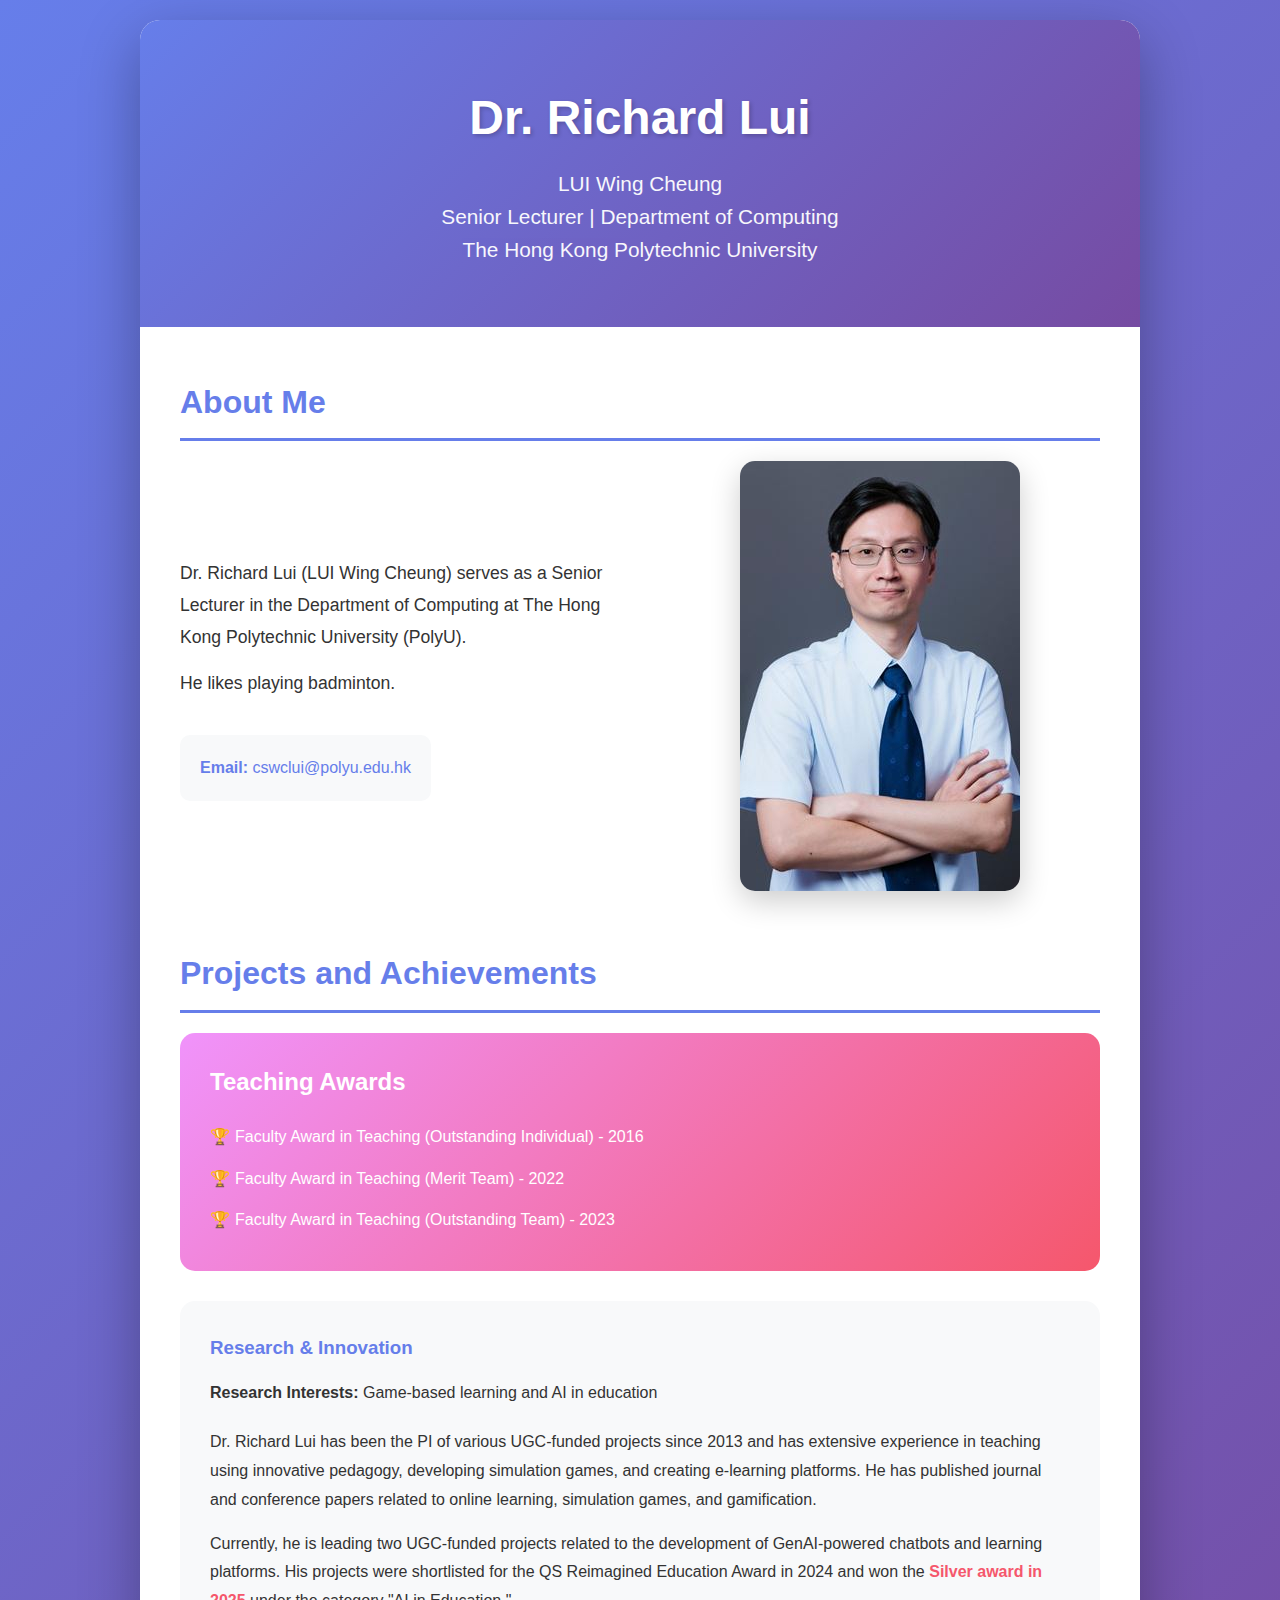
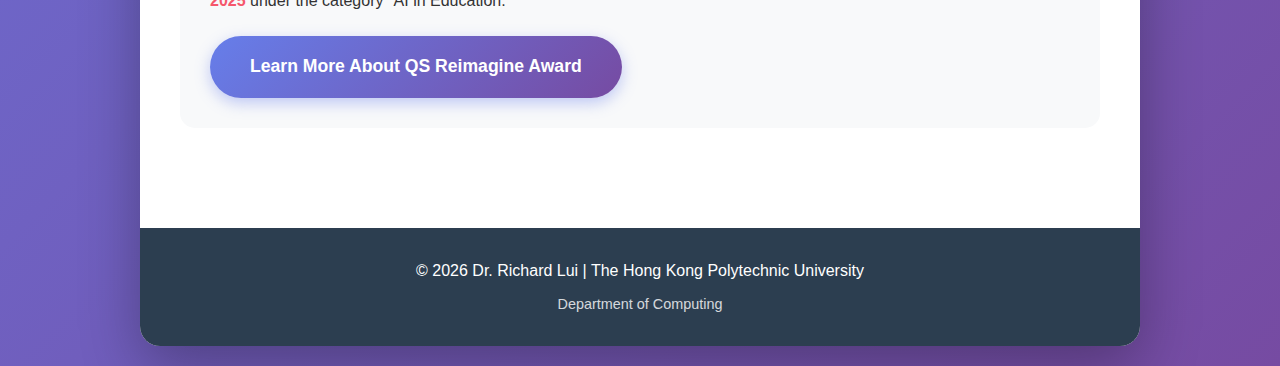
<file: homepage.html>
<!DOCTYPE html>
<html lang="en">
<head>
    <meta charset="UTF-8">
    <meta name="viewport" content="width=device-width, initial-scale=1.0">
    <title>Dr. Richard Lui - Senior Lecturer at PolyU</title>
    <style>
        * {
            margin: 0;
            padding: 0;
            box-sizing: border-box;
        }

        body {
            font-family: 'Segoe UI', Tahoma, Geneva, Verdana, sans-serif;
            line-height: 1.6;
            color: #333;
            background: linear-gradient(135deg, #667eea 0%, #764ba2 100%);
            min-height: 100vh;
            padding: 20px;
        }

        .container {
            max-width: 1000px;
            margin: 0 auto;
            background: white;
            border-radius: 20px;
            box-shadow: 0 20px 60px rgba(0, 0, 0, 0.3);
            overflow: hidden;
        }

        header {
            background: linear-gradient(135deg, #667eea 0%, #764ba2 100%);
            color: white;
            padding: 60px 40px;
            text-align: center;
        }

        h1 {
            font-size: 3em;
            margin-bottom: 10px;
            font-weight: 700;
            text-shadow: 2px 2px 4px rgba(0, 0, 0, 0.2);
        }

        .subtitle {
            font-size: 1.3em;
            opacity: 0.95;
            font-weight: 300;
        }

        .content {
            padding: 50px 40px;
        }

        section {
            margin-bottom: 50px;
        }

        h2 {
            color: #667eea;
            font-size: 2em;
            margin-bottom: 20px;
            padding-bottom: 10px;
            border-bottom: 3px solid #667eea;
        }

        .about-grid {
            display: grid;
            grid-template-columns: 1fr 1fr;
            gap: 40px;
            align-items: center;
        }

        .about-text p {
            margin-bottom: 15px;
            font-size: 1.1em;
            line-height: 1.8;
        }

        .profile-image {
            text-align: center;
        }

        .profile-image img {
            max-width: 100%;
            border-radius: 15px;
            box-shadow: 0 10px 30px rgba(0, 0, 0, 0.2);
            transition: transform 0.3s ease;
        }

        .profile-image img:hover {
            transform: scale(1.05);
        }

        .contact-info {
            background: #f8f9fa;
            padding: 20px;
            border-radius: 10px;
            display: inline-block;
            margin-top: 20px;
        }

        .contact-info strong {
            color: #667eea;
        }

        .achievements {
            background: linear-gradient(135deg, #f093fb 0%, #f5576c 100%);
            color: white;
            padding: 30px;
            border-radius: 15px;
            margin-bottom: 30px;
        }

        .achievements h3 {
            margin-bottom: 15px;
            font-size: 1.5em;
        }

        .achievements ul {
            list-style: none;
            padding-left: 0;
        }

        .achievements li {
            padding: 8px 0;
            padding-left: 25px;
            position: relative;
        }

        .achievements li:before {
            content: "🏆";
            position: absolute;
            left: 0;
        }

        .research-section {
            background: #f8f9fa;
            padding: 30px;
            border-radius: 15px;
            line-height: 1.8;
        }

        .cta-button {
            display: inline-block;
            background: linear-gradient(135deg, #667eea 0%, #764ba2 100%);
            color: white;
            padding: 15px 40px;
            text-decoration: none;
            border-radius: 50px;
            font-size: 1.1em;
            font-weight: 600;
            transition: all 0.3s ease;
            margin-top: 20px;
            box-shadow: 0 5px 15px rgba(102, 126, 234, 0.4);
        }

        .cta-button:hover {
            transform: translateY(-3px);
            box-shadow: 0 8px 25px rgba(102, 126, 234, 0.6);
        }

        footer {
            background: #2c3e50;
            color: white;
            text-align: center;
            padding: 30px;
            margin-top: 0;
        }

        @media (max-width: 768px) {
            .about-grid {
                grid-template-columns: 1fr;
            }

            h1 {
                font-size: 2em;
            }

            .content {
                padding: 30px 20px;
            }

            header {
                padding: 40px 20px;
            }
        }
    </style>
</head>
<body>
    <div class="container">
        <header>
            <h1>Dr. Richard Lui</h1>
            <p class="subtitle">LUI Wing Cheung</p>
            <p class="subtitle">Senior Lecturer | Department of Computing</p>
            <p class="subtitle">The Hong Kong Polytechnic University</p>
        </header>

        <div class="content">
            <section id="about">
                <h2>About Me</h2>
                <div class="about-grid">
                    <div class="about-text">
                        <p>Dr. Richard Lui (LUI Wing Cheung) serves as a Senior Lecturer in the Department of Computing at The Hong Kong Polytechnic University (PolyU).</p>
                        <p>He likes playing badminton.</p>
                        <div class="contact-info">
                            <strong>Email:</strong> <a href="mailto:cswclui@polyu.edu.hk" style="color: #667eea; text-decoration: none;">cswclui@polyu.edu.hk</a>
                        </div>
                    </div>
                    <div class="profile-image">
                        <img src="richard.png" alt="Dr. Richard Lui Profile Photo">
                    </div>
                </div>
            </section>

            <section id="achievements">
                <h2>Projects and Achievements</h2>
                
                <div class="achievements">
                    <h3>Teaching Awards</h3>
                    <ul>
                        <li>Faculty Award in Teaching (Outstanding Individual) - 2016</li>
                        <li>Faculty Award in Teaching (Merit Team) - 2022</li>
                        <li>Faculty Award in Teaching (Outstanding Team) - 2023</li>
                    </ul>
                </div>

                <div class="research-section">
                    <h3 style="color: #667eea; margin-bottom: 15px;">Research & Innovation</h3>
                    <p><strong>Research Interests:</strong> Game-based learning and AI in education</p>
                    
                    <p style="margin-top: 20px;">Dr. Richard Lui has been the PI of various UGC-funded projects since 2013 and has extensive experience in teaching using innovative pedagogy, developing simulation games, and creating e-learning platforms. He has published journal and conference papers related to online learning, simulation games, and gamification.</p>
                    
                    <p style="margin-top: 15px;">Currently, he is leading two UGC-funded projects related to the development of GenAI-powered chatbots and learning platforms. His projects were shortlisted for the QS Reimagined Education Award in 2024 and won the <strong style="color: #f5576c;">Silver award in 2025</strong> under the category "AI in Education."</p>
                    
                    <a href="https://www.polyu.edu.hk/publications/pulse-polyu/issue/202601/achievements-news/three-innovative-teaching-projects-win-two-silvers-and-one-bronze-in-qs-reimagine-education-awards" class="cta-button" target="_blank" rel="noopener noreferrer">Learn More About QS Reimagine Award</a>
                </div>
            </section>
        </div>

        <footer>
            <p>&copy; 2026 Dr. Richard Lui | The Hong Kong Polytechnic University</p>
            <p style="margin-top: 10px; font-size: 0.9em; opacity: 0.8;">Department of Computing</p>
        </footer>
    </div>
</body>
</html>
</file>
